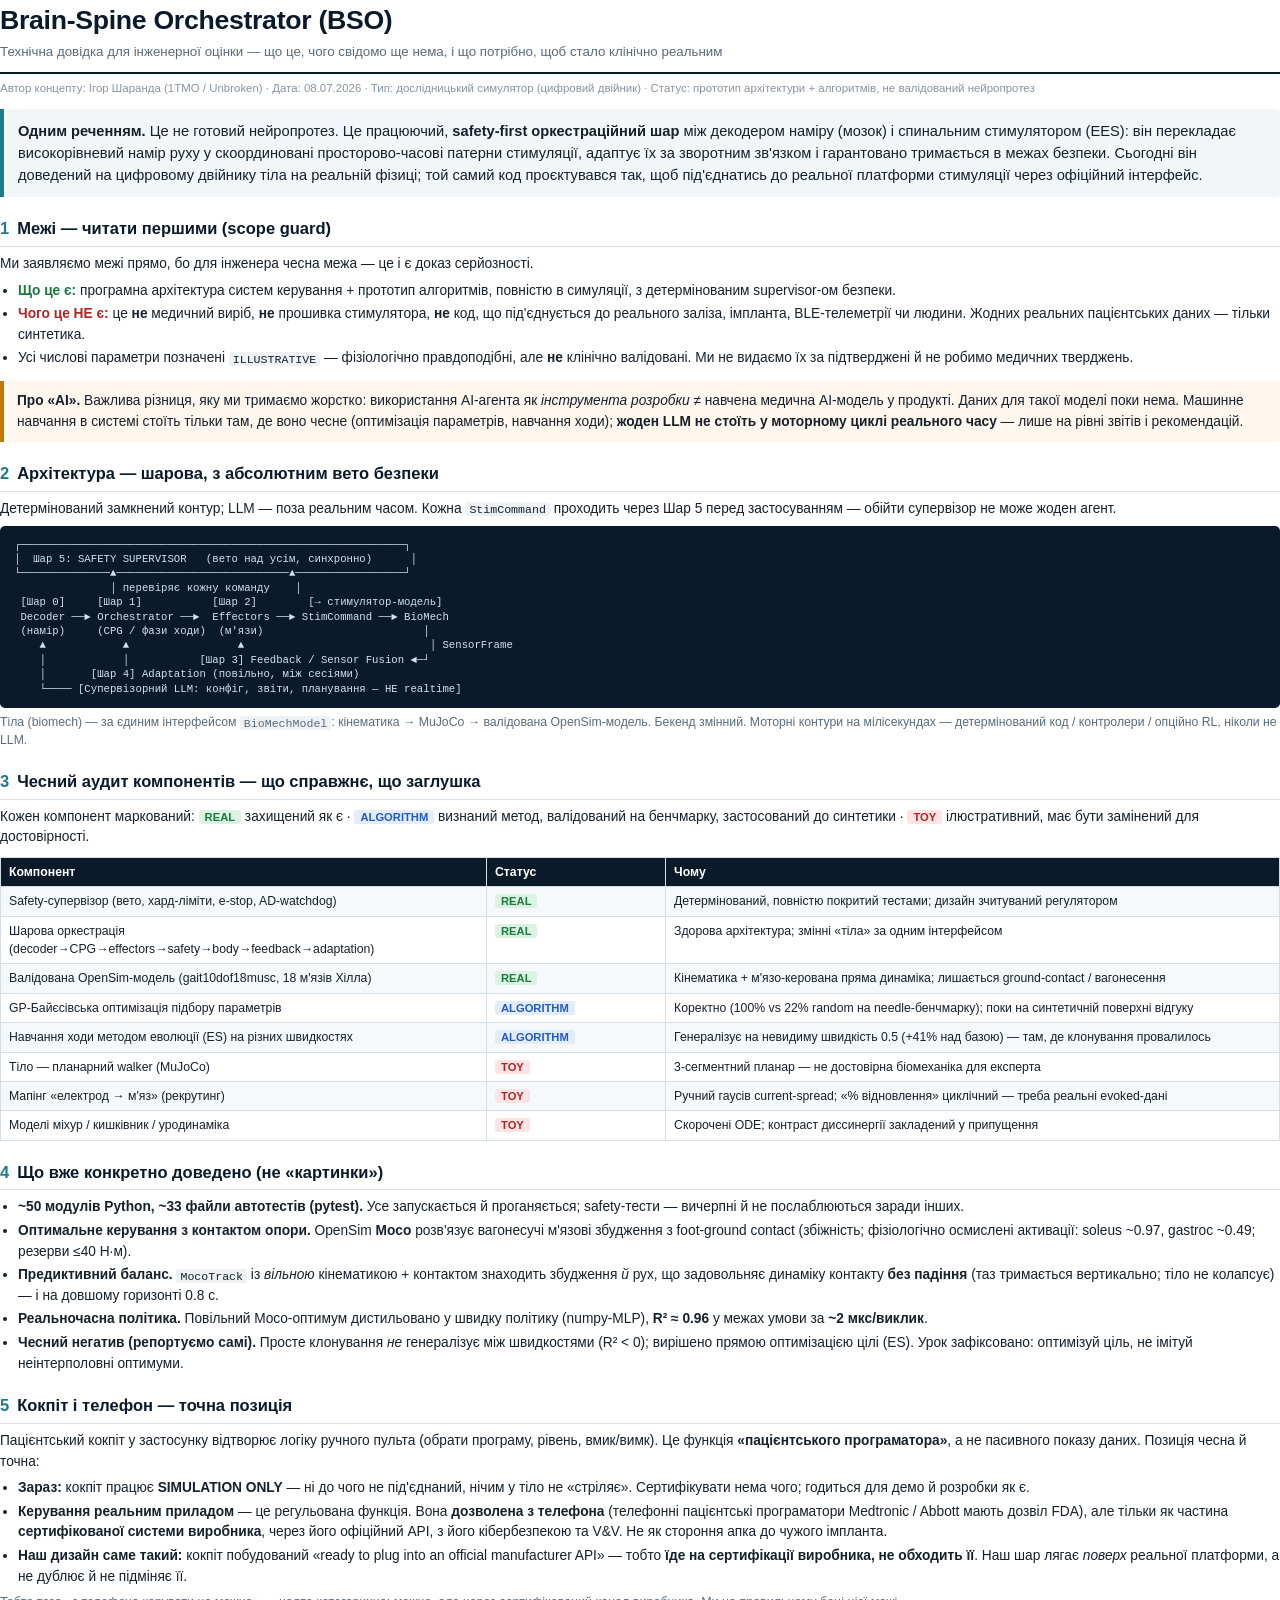
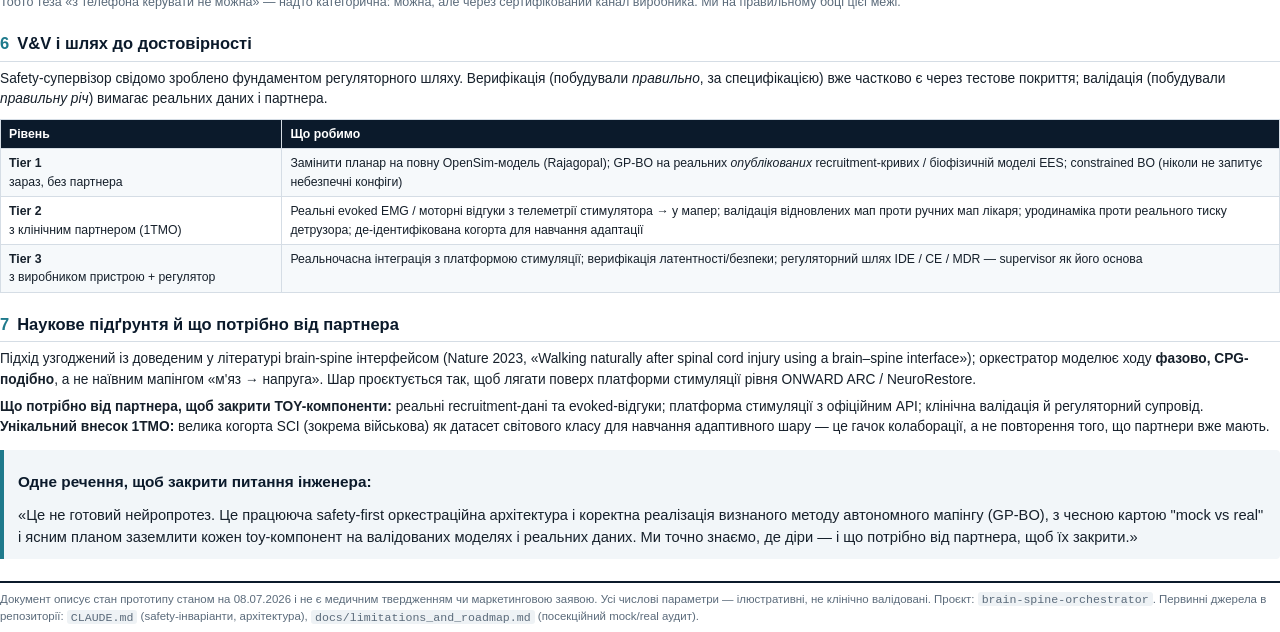
<file: docs/BSO_hramota_CTO_2026-07-08.html>
<!doctype html>
<html lang="uk">
<head>
<meta charset="utf-8">
<title>BSO — технічна довідка</title>
<style>
  @page { size: A4; margin: 18mm 16mm 16mm 16mm; }
  * { box-sizing: border-box; }
  html { -webkit-print-color-adjust: exact; print-color-adjust: exact; }
  body {
    font-family: "Arial", "Helvetica Neue", sans-serif;
    color: #16202b; font-size: 10.3pt; line-height: 1.5; margin: 0;
  }
  h1 { font-size: 20pt; margin: 0 0 2px; color: #0b1a2b; letter-spacing: -0.3px; }
  .sub { color: #5b6b7b; font-size: 10pt; margin: 0 0 4px; }
  .meta { color: #8794a2; font-size: 8.6pt; border-top: 2px solid #0b1a2b; padding-top: 6px; margin-top: 10px; }
  h2 {
    font-size: 12.4pt; color: #0b1a2b; margin: 20px 0 7px;
    padding-bottom: 4px; border-bottom: 1px solid #d5dde5;
  }
  h2 .n { color: #1f7a8c; font-weight: 700; margin-right: 8px; }
  h3 { font-size: 10.6pt; margin: 12px 0 3px; color: #22303f; }
  p { margin: 6px 0; }
  ul { margin: 6px 0; padding-left: 18px; }
  li { margin: 3px 0; }
  .lead {
    background: #f2f6f9; border-left: 4px solid #1f7a8c;
    padding: 11px 14px; margin: 12px 0; font-size: 11pt; border-radius: 0 4px 4px 0;
  }
  .warn {
    background: #fff7ed; border-left: 4px solid #c2790a; padding: 10px 13px;
    margin: 12px 0; border-radius: 0 4px 4px 0;
  }
  table { border-collapse: collapse; width: 100%; margin: 9px 0; font-size: 9.2pt; }
  th, td { border: 1px solid #d5dde5; padding: 5px 8px; text-align: left; vertical-align: top; }
  th { background: #0b1a2b; color: #fff; font-weight: 600; }
  tr:nth-child(even) td { background: #f6f9fb; }
  .tag { font-weight: 700; font-size: 8.4pt; padding: 1px 6px; border-radius: 3px; white-space: nowrap; }
  .real { background: #dcf3e4; color: #1a7a3e; }
  .toy  { background: #fde4e4; color: #b02525; }
  .algo { background: #e2ecfb; color: #235bbf; }
  code { font-family: "SF Mono", Menlo, monospace; font-size: 8.7pt; background: #eef2f5; padding: 0.5px 4px; border-radius: 3px; }
  .arch { font-family: "SF Mono", Menlo, monospace; font-size: 8pt; background: #0b1a2b; color: #cfe3ee;
          padding: 12px 14px; border-radius: 5px; white-space: pre; line-height: 1.35; overflow-x: auto; }
  .foot { margin-top: 22px; border-top: 2px solid #0b1a2b; padding-top: 8px; font-size: 8.6pt; color: #5b6b7b; }
  .kick { font-size: 11.5pt; font-weight: 700; color: #0b1a2b; margin: 10px 0; }
  .avoid { color: #b02525; font-weight: 600; }
  .ok { color: #1a7a3e; font-weight: 600; }
  .nobreak { page-break-inside: avoid; }
</style>
</head>
<body>

<h1>Brain-Spine Orchestrator (BSO)</h1>
<p class="sub">Технічна довідка для інженерної оцінки — що це, чого свідомо ще нема, і що потрібно, щоб стало клінічно реальним</p>
<p class="meta">Автор концепту: Ігор Шаранда (1ТМО / Unbroken) · Дата: 08.07.2026 · Тип: дослідницький симулятор (цифровий двійник) · Статус: прототип архітектури + алгоритмів, не валідований нейропротез</p>

<div class="lead">
<b>Одним реченням.</b> Це не готовий нейропротез. Це працюючий, <b>safety-first оркестраційний шар</b> між декодером наміру (мозок) і спинальним стимулятором (EES): він перекладає високорівневий намір руху у скоординовані просторово-часові патерни стимуляції, адаптує їх за зворотним зв'язком і гарантовано тримається в межах безпеки. Сьогодні він доведений на цифровому двійнику тіла на реальній фізиці; той самий код проєктувався так, щоб під'єднатись до реальної платформи стимуляції через офіційний інтерфейс.
</div>

<h2><span class="n">1</span>Межі — читати першими (scope guard)</h2>
<p>Ми заявляємо межі прямо, бо для інженера чесна межа — це і є доказ серйозності.</p>
<ul>
  <li><span class="ok">Що це є:</span> програмна архітектура систем керування + прототип алгоритмів, повністю в симуляції, з детермінованим supervisor-ом безпеки.</li>
  <li><span class="avoid">Чого це НЕ є:</span> це <b>не</b> медичний виріб, <b>не</b> прошивка стимулятора, <b>не</b> код, що під'єднується до реального заліза, імпланта, BLE-телеметрії чи людини. Жодних реальних пацієнтських даних — тільки синтетика.</li>
  <li>Усі числові параметри позначені <code>ILLUSTRATIVE</code> — фізіологічно правдоподібні, але <b>не</b> клінічно валідовані. Ми не видаємо їх за підтверджені й не робимо медичних тверджень.</li>
</ul>
<div class="warn">
<b>Про «AI».</b> Важлива різниця, яку ми тримаємо жорстко: використання AI-агента як <i>інструмента розробки</i> ≠ навчена медична AI-модель у продукті. Даних для такої моделі поки нема. Машинне навчання в системі стоїть тільки там, де воно чесне (оптимізація параметрів, навчання ходи); <b>жоден LLM не стоїть у моторному циклі реального часу</b> — лише на рівні звітів і рекомендацій.
</div>

<h2><span class="n">2</span>Архітектура — шарова, з абсолютним вето безпеки</h2>
<p>Детермінований замкнений контур; LLM — поза реальним часом. Кожна <code>StimCommand</code> проходить через Шар 5 перед застосуванням — обійти супервізор не може жоден агент.</p>
<div class="arch">┌────────────────────────────────────────────────────────────┐
│  Шар 5: SAFETY SUPERVISOR   (вето над усім, синхронно)      │
└──────────────▲───────────────────────────▲─────────────────┘
               │ перевіряє кожну команду    │
 [Шар 0]     [Шар 1]           [Шар 2]        [→ стимулятор-модель]
 Decoder ──► Orchestrator ──►  Effectors ──► StimCommand ──► BioMech
 (намір)     (CPG / фази ходи)  (м'язи)                         │
    ▲            ▲                 ▲                             │ SensorFrame
    │            │           [Шар 3] Feedback / Sensor Fusion ◄─┘
    │       [Шар 4] Adaptation (повільно, між сесіями)
    └──── [Супервізорний LLM: конфіг, звіти, планування — НЕ realtime]</div>
<p style="font-size:9.2pt;color:#5b6b7b;margin-top:5px;">Тіла (biomech) — за єдиним інтерфейсом <code>BioMechModel</code>: кінематика → MuJoCo → валідована OpenSim-модель. Бекенд змінний. Моторні контури на мілісекундах — детермінований код / контролери / опційно RL, ніколи не LLM.</p>

<h2><span class="n">3</span>Чесний аудит компонентів — що справжнє, що заглушка</h2>
<p>Кожен компонент маркований: <span class="tag real">REAL</span> захищений як є · <span class="tag algo">ALGORITHM</span> визнаний метод, валідований на бенчмарку, застосований до синтетики · <span class="tag toy">TOY</span> ілюстративний, має бути замінений для достовірності.</p>
<table class="nobreak">
  <tr><th style="width:38%">Компонент</th><th style="width:14%">Статус</th><th>Чому</th></tr>
  <tr><td>Safety-супервізор (вето, хард-ліміти, e-stop, AD-watchdog)</td><td><span class="tag real">REAL</span></td><td>Детермінований, повністю покритий тестами; дизайн зчитуваний регулятором</td></tr>
  <tr><td>Шарова оркестрація (decoder→CPG→effectors→safety→body→feedback→adaptation)</td><td><span class="tag real">REAL</span></td><td>Здорова архітектура; змінні «тіла» за одним інтерфейсом</td></tr>
  <tr><td>Валідована OpenSim-модель (gait10dof18musc, 18 м'язів Хілла)</td><td><span class="tag real">REAL</span></td><td>Кінематика + м'язо-керована пряма динаміка; лишається ground-contact / вагонесення</td></tr>
  <tr><td>GP-Байєсівська оптимізація підбору параметрів</td><td><span class="tag algo">ALGORITHM</span></td><td>Коректно (100% vs 22% random на needle-бенчмарку); поки на синтетичній поверхні відгуку</td></tr>
  <tr><td>Навчання ходи методом еволюції (ES) на різних швидкостях</td><td><span class="tag algo">ALGORITHM</span></td><td>Генералізує на невидиму швидкість 0.5 (+41% над базою) — там, де клонування провалилось</td></tr>
  <tr><td>Тіло — планарний walker (MuJoCo)</td><td><span class="tag toy">TOY</span></td><td>3-сегментний планар — не достовірна біомеханіка для експерта</td></tr>
  <tr><td>Мапінг «електрод → м'яз» (рекрутинг)</td><td><span class="tag toy">TOY</span></td><td>Ручний гаусів current-spread; «% відновлення» циклічний — треба реальні evoked-дані</td></tr>
  <tr><td>Моделі міхур / кишківник / уродинаміка</td><td><span class="tag toy">TOY</span></td><td>Скорочені ODE; контраст диссинергії закладений у припущення</td></tr>
</table>

<h2><span class="n">4</span>Що вже конкретно доведено (не «картинки»)</h2>
<ul>
  <li><b>~50 модулів Python, ~33 файли автотестів (pytest).</b> Усе запускається й проганяється; safety-тести — вичерпні й не послаблюються заради інших.</li>
  <li><b>Оптимальне керування з контактом опори.</b> OpenSim <b>Moco</b> розв'язує вагонесучі м'язові збудження з foot-ground contact (збіжність; фізіологічно осмислені активації: soleus ~0.97, gastroc ~0.49; резерви ≤40 Н·м).</li>
  <li><b>Предиктивний баланс.</b> <code>MocoTrack</code> із <i>вільною</i> кінематикою + контактом знаходить збудження <i>й</i> рух, що задовольняє динаміку контакту <b>без падіння</b> (таз тримається вертикально; тіло не колапсує) — і на довшому горизонті 0.8 с.</li>
  <li><b>Реальночасна політика.</b> Повільний Moco-оптимум дистильовано у швидку політику (numpy-MLP), <b>R² ≈ 0.96</b> у межах умови за <b>~2 мкс/виклик</b>.</li>
  <li><b>Чесний негатив (репортуємо самі).</b> Просте клонування <i>не</i> генералізує між швидкостями (R² &lt; 0); вирішено прямою оптимізацією цілі (ES). Урок зафіксовано: оптимізуй ціль, не імітуй неінтерполовні оптимуми.</li>
</ul>

<h2><span class="n">5</span>Кокпіт і телефон — точна позиція</h2>
<p>Пацієнтський кокпіт у застосунку відтворює логіку ручного пульта (обрати програму, рівень, вмик/вимк). Це функція <b>«пацієнтського програматора»</b>, а не пасивного показу даних. Позиція чесна й точна:</p>
<ul>
  <li><b>Зараз:</b> кокпіт працює <b>SIMULATION ONLY</b> — ні до чого не під'єднаний, нічим у тіло не «стріляє». Сертифікувати нема чого; годиться для демо й розробки як є.</li>
  <li><b>Керування реальним приладом</b> — це регульована функція. Вона <b>дозволена з телефона</b> (телефонні пацієнтські програматори Medtronic / Abbott мають дозвіл FDA), але тільки як частина <b>сертифікованої системи виробника</b>, через його офіційний API, з його кібербезпекою та V&amp;V. Не як стороння апка до чужого імпланта.</li>
  <li><b>Наш дизайн саме такий:</b> кокпіт побудований «ready to plug into an official manufacturer API» — тобто <b>їде на сертифікації виробника, не обходить її</b>. Наш шар лягає <i>поверх</i> реальної платформи, а не дублює й не підміняє її.</li>
</ul>
<p style="font-size:9.4pt;color:#5b6b7b;">Тобто теза «з телефона керувати не можна» — надто категорична: можна, але через сертифікований канал виробника. Ми на правильному боці цієї межі.</p>

<h2><span class="n">6</span>V&amp;V і шлях до достовірності</h2>
<p>Safety-супервізор свідомо зроблено фундаментом регуляторного шляху. Верифікація (побудували <i>правильно</i>, за специфікацією) вже частково є через тестове покриття; валідація (побудували <i>правильну річ</i>) вимагає реальних даних і партнера.</p>
<table class="nobreak">
  <tr><th style="width:22%">Рівень</th><th>Що робимо</th></tr>
  <tr><td><b>Tier 1</b><br>зараз, без партнера</td><td>Замінити планар на повну OpenSim-модель (Rajagopal); GP-BO на реальних <i>опублікованих</i> recruitment-кривих / біофізичній моделі EES; constrained BO (ніколи не запитує небезпечні конфіги)</td></tr>
  <tr><td><b>Tier 2</b><br>з клінічним партнером (1ТМО)</td><td>Реальні evoked EMG / моторні відгуки з телеметрії стимулятора → у мапер; валідація відновлених мап проти ручних мап лікаря; уродинаміка проти реального тиску детрузора; де-ідентифікована когорта для навчання адаптації</td></tr>
  <tr><td><b>Tier 3</b><br>з виробником пристрою + регулятор</td><td>Реальночасна інтеграція з платформою стимуляції; верифікація латентності/безпеки; регуляторний шлях IDE / CE / MDR — supervisor як його основа</td></tr>
</table>

<h2><span class="n">7</span>Наукове підґрунтя й що потрібно від партнера</h2>
<p>Підхід узгоджений із доведеним у літературі brain-spine інтерфейсом (Nature 2023, «Walking naturally after spinal cord injury using a brain–spine interface»); оркестратор моделює ходу <b>фазово, CPG-подібно</b>, а не наївним мапінгом «м'яз → напруга». Шар проєктується так, щоб лягати поверх платформи стимуляції рівня ONWARD ARC / NeuroRestore.</p>
<p><b>Що потрібно від партнера, щоб закрити TOY-компоненти:</b> реальні recruitment-дані та evoked-відгуки; платформа стимуляції з офіційним API; клінічна валідація й регуляторний супровід. <b>Унікальний внесок 1ТМО:</b> велика когорта SCI (зокрема військова) як датасет світового класу для навчання адаптивного шару — це гачок колаборації, а не повторення того, що партнери вже мають.</p>

<div class="lead nobreak">
<p class="kick">Одне речення, щоб закрити питання інженера:</p>
«Це не готовий нейропротез. Це працююча safety-first оркестраційна архітектура і коректна реалізація визнаного методу автономного мапінгу (GP-BO), з чесною картою "mock vs real" і ясним планом заземлити кожен toy-компонент на валідованих моделях і реальних даних. Ми точно знаємо, де діри — і що потрібно від партнера, щоб їх закрити.»
</div>

<p class="foot">Документ описує стан прототипу станом на 08.07.2026 і не є медичним твердженням чи маркетинговою заявою. Усі числові параметри — ілюстративні, не клінічно валідовані. Проєкт: <code>brain-spine-orchestrator</code>. Первинні джерела в репозиторії: <code>CLAUDE.md</code> (safety-інваріанти, архітектура), <code>docs/limitations_and_roadmap.md</code> (посекційний mock/real аудит).</p>

</body>
</html>
</file>
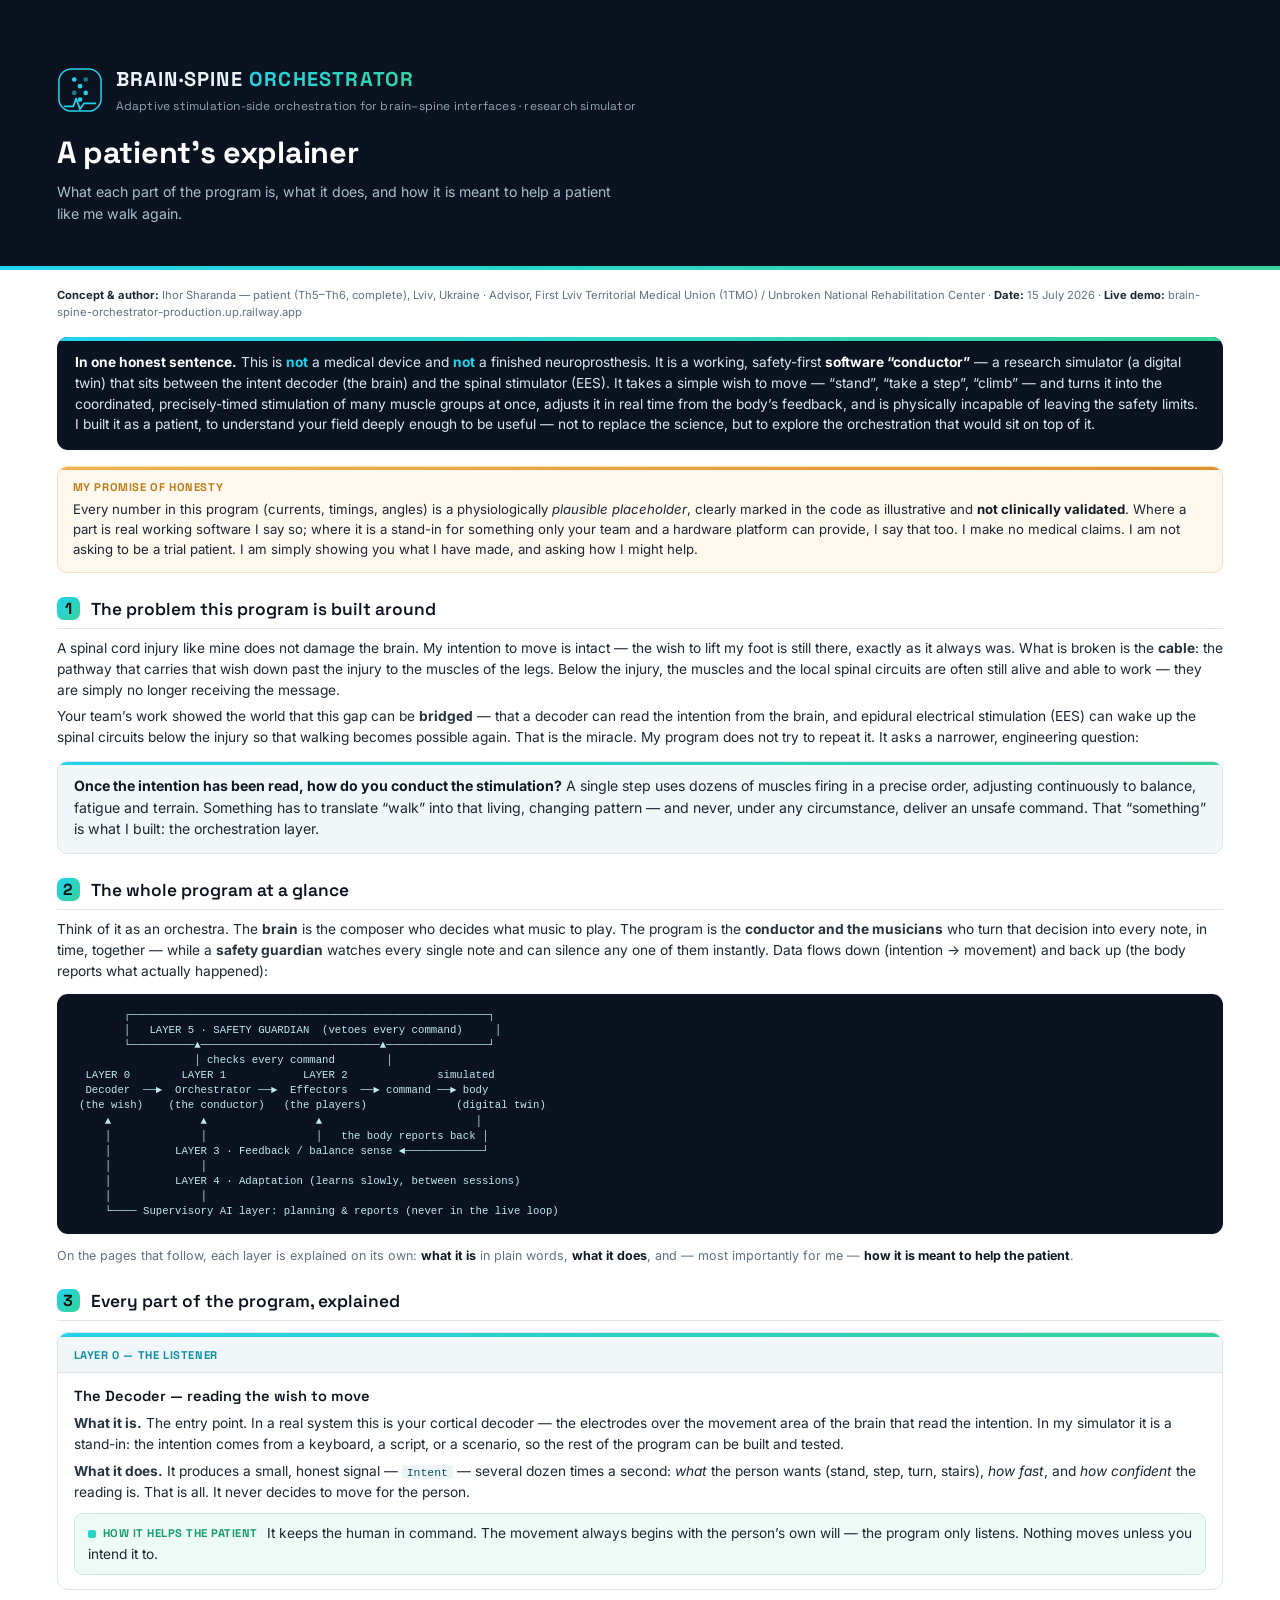
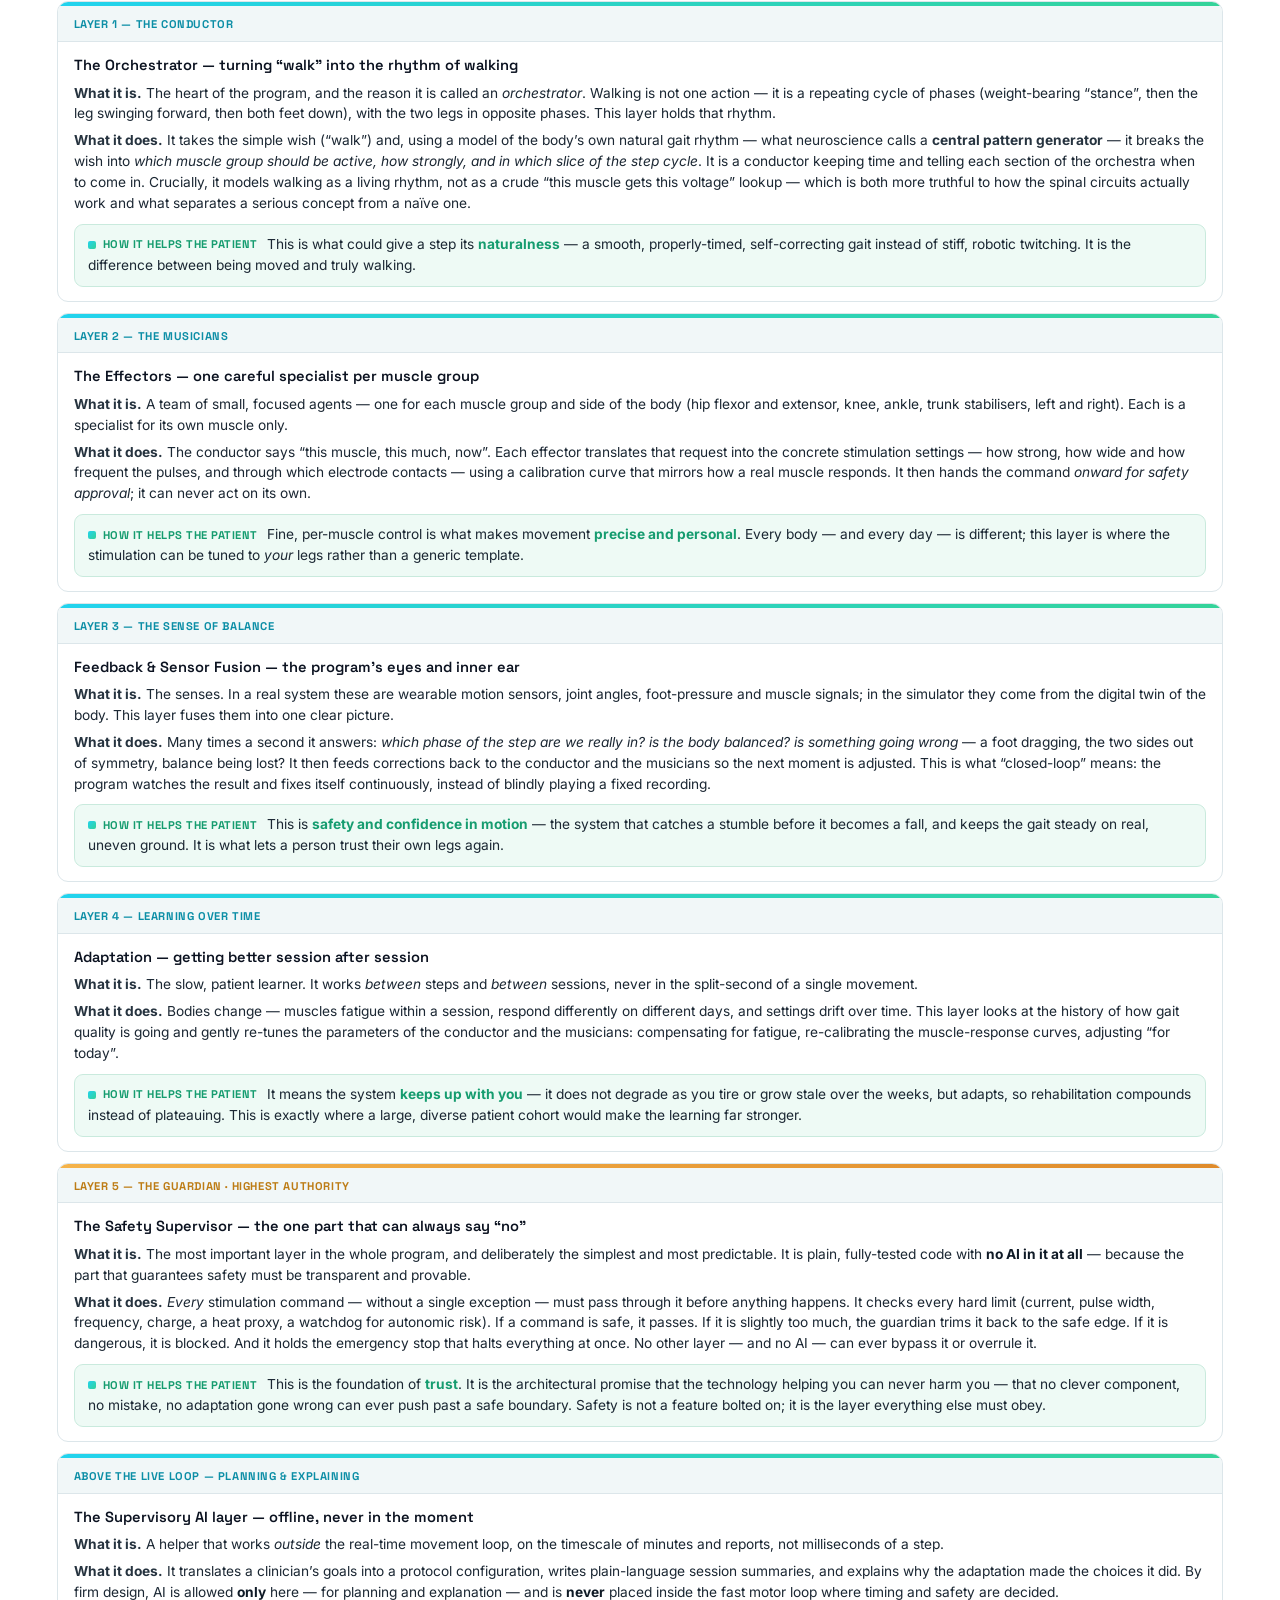
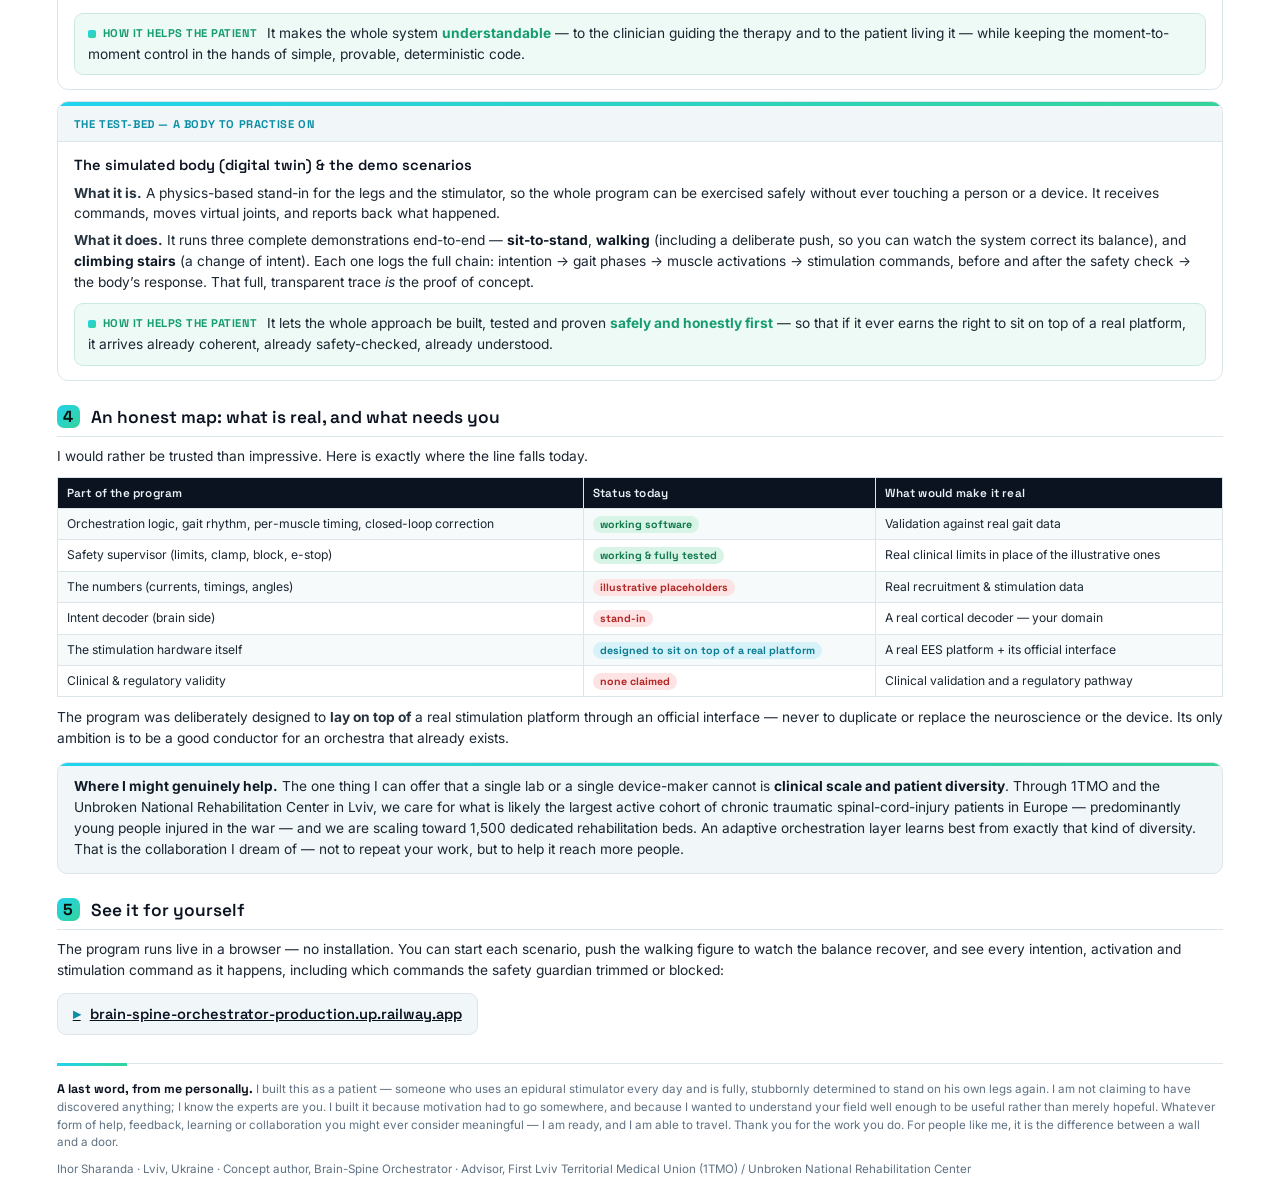
<file: docs/BSO_patient_explainer_NeuroRestore_2026-07-15.html>
<!doctype html>
<html lang="en">
<head>
<meta charset="utf-8">
<title>Brain-Spine Orchestrator — a patient's explainer</title>
<link rel="preconnect" href="https://fonts.googleapis.com">
<link rel="preconnect" href="https://fonts.gstatic.com" crossorigin>
<link href="https://fonts.googleapis.com/css2?family=Inter:wght@400;500;600;700&family=Space+Grotesk:wght@500;600;700&display=swap" rel="stylesheet">
<style>
  @page { size: A4; margin: 15mm 0 14mm 0; }
  @page :first { margin-top: 0; }
  * { box-sizing: border-box; }
  html { -webkit-print-color-adjust: exact; print-color-adjust: exact; }
  :root{
    --ink:#0b1220; --ink2:#0c1320; --navy:#111c30;
    --cyan:#22d3ee; --teal:#0c8ea6; --emerald:#34d399; --emerald-deep:#159c6f;
    --amber:#f5b34a; --amber-deep:#bd7c15;
    --paper:#ffffff; --mist:#f1f7f8; --line:#dce6ea; --body:#1b2733; --mut:#5f7182;
    --grad: linear-gradient(135deg,#22d3ee,#34d399);
    --grad-b: linear-gradient(135deg,#56b6ff,#22d3ee);
  }
  body{ font-family:"Inter","Arial",sans-serif; color:var(--body); font-size:10.3pt; line-height:1.52; margin:0; }
  .wrap{ padding:0 15mm; }
  h1,h2,h3,.wordmark,.role,.num,.help .lbl,.note .lbl,.badge{ font-family:"Space Grotesk","Arial",sans-serif; }

  /* ---------- header band ---------- */
  .band{ background:var(--ink); color:#eaf3f7; padding:17mm 15mm 12mm; position:relative; }
  .band::after{ content:""; position:absolute; left:0; right:0; bottom:0; height:4px; background:var(--grad); }
  .brandrow{ display:flex; align-items:center; gap:13px; margin-bottom:15px; }
  .wordmark{ font-size:15pt; font-weight:700; letter-spacing:1.2px; }
  .wordmark .g{ background:var(--grad); -webkit-background-clip:text; background-clip:text; -webkit-text-fill-color:transparent; }
  .tagline{ color:#8fa6b5; font-size:9pt; letter-spacing:.2px; margin-top:2px; font-family:"Space Grotesk",sans-serif; }
  .band h1{ font-size:23pt; margin:0 0 5px; color:#fff; letter-spacing:-.3px; font-weight:700; }
  .band .sub{ color:#a9c0cd; font-size:10.6pt; margin:0; max-width:150mm; }

  .meta{ color:var(--mut); font-size:8.4pt; padding:8px 0 0; margin:9px 0 2px; }
  .meta b{ color:var(--body); }

  h2{ display:flex; align-items:center; gap:11px; font-size:13pt; color:var(--ink); margin:23px 0 9px;
      padding-bottom:6px; border-bottom:1px solid var(--line); font-weight:600; }
  .num{ flex:none; width:23px; height:23px; border-radius:7px; background:var(--grad); color:#04110d;
        font-size:12pt; font-weight:700; display:grid; place-items:center; }
  h3{ font-size:11pt; margin:0 0 4px; color:var(--ink); font-weight:600; }
  p{ margin:6px 0; }
  ul{ margin:6px 0; padding-left:18px; } li{ margin:3px 0; }
  .lab{ font-weight:700; color:#26333f; }
  b{ color:#0f1a26; }

  /* ---------- hero statement (dark, branded) ---------- */
  .hero{ background:var(--ink2); color:#d7e7ee; border-radius:11px; padding:15px 18px; margin:16px 0;
         position:relative; overflow:hidden; }
  .hero::before{ content:""; position:absolute; top:0; left:0; right:0; height:4px; background:var(--grad); }
  .hero b{ color:#fff; } .hero .c{ color:var(--cyan); font-weight:700; }

  /* ---------- honesty note ---------- */
  .note{ background:#fff8ee; border:1px solid #f1ddbb; border-radius:10px; padding:12px 15px; margin:14px 0; overflow:hidden; position:relative; font-size:9.9pt; }
  .note::before{ content:""; position:absolute; top:0; left:0; right:0; height:3px; background:linear-gradient(135deg,#f5b34a,#e0902f); }
  .note .lbl{ display:block; font-size:8.4pt; font-weight:700; letter-spacing:.6px; text-transform:uppercase; color:var(--amber-deep); margin-bottom:3px; }

  /* ---------- callout (light branded, no left border) ---------- */
  .call{ background:var(--mist); border:1px solid var(--line); border-radius:10px; padding:13px 16px; margin:13px 0; position:relative; overflow:hidden; }
  .call::before{ content:""; position:absolute; top:0; left:0; right:0; height:3px; background:var(--grad); }
  .call.big{ font-size:10.6pt; }

  /* ---------- layer cards ---------- */
  .card{ border:1px solid var(--line); border-radius:11px; margin:11px 0; overflow:hidden; page-break-inside:avoid; }
  .accbar{ height:4px; background:var(--grad); }
  .accbar.amber{ background:linear-gradient(135deg,#f5b34a,#df8b2b); }
  .ch{ background:var(--mist); border-bottom:1px solid var(--line); padding:7px 16px; }
  .role{ font-size:8.4pt; font-weight:700; letter-spacing:.6px; text-transform:uppercase; color:var(--teal); }
  .role.amber{ color:var(--amber-deep); }
  .cb{ padding:12px 16px 14px; }

  .help{ background:#eefaf5; border:1px solid #c9eadd; border-radius:9px; padding:9px 13px 10px; margin-top:10px; }
  .help .lbl{ font-size:8.4pt; font-weight:700; letter-spacing:.5px; text-transform:uppercase; color:var(--emerald-deep); display:inline-flex; align-items:center; gap:7px; margin-right:5px; }
  .help .lbl::before{ content:""; width:8px; height:8px; border-radius:2px; background:var(--grad); display:inline-block; }
  .help b{ color:var(--emerald-deep); }

  /* ---------- architecture diagram ---------- */
  .archwrap{ border-radius:11px; overflow:hidden; margin:12px 0; }
  .arch{ font-family:"SF Mono",Menlo,monospace; font-size:8pt; background:var(--ink); color:#bfe9f0;
         padding:14px 16px; white-space:pre; line-height:1.42; margin:0; }
  .cap{ font-size:9.4pt; color:var(--mut); margin:8px 0 0; }

  /* ---------- table ---------- */
  table{ border-collapse:collapse; width:100%; margin:10px 0; font-size:9.1pt; }
  th,td{ border:1px solid var(--line); padding:6px 9px; text-align:left; vertical-align:top; }
  th{ background:var(--ink); color:#eaf3f7; font-weight:600; font-family:"Space Grotesk",sans-serif; font-size:8.8pt; letter-spacing:.2px; }
  tr:nth-child(even) td{ background:#f6fafb; }
  .tag{ font-weight:700; font-size:8pt; padding:2px 7px; border-radius:20px; white-space:nowrap; font-family:"Space Grotesk",sans-serif; }
  .real{ background:#d8f4e6; color:#137a4c; }
  .toy{ background:#fde3e3; color:#b32626; }
  .algo{ background:#d7f2f8; color:#0c7d92; }

  code{ font-family:"SF Mono",Menlo,monospace; font-size:8.6pt; background:#eef4f6; padding:.5px 5px; border-radius:4px; color:#0c5566; }
  a{ color:var(--teal); font-weight:600; }
  .demo{ display:inline-block; font-family:"Space Grotesk",sans-serif; font-size:11pt; font-weight:600;
         color:var(--ink); background:var(--mist); border:1px solid var(--line); border-radius:9px;
         padding:9px 15px; margin:6px 0; position:relative; }
  .demo::before{ content:"▸"; color:var(--teal); margin-right:9px; }

  .foot{ margin:22px 0 0; padding-top:12px; border-top:1px solid var(--line); position:relative; font-size:8.7pt; color:var(--mut); }
  .foot::before{ content:""; position:absolute; top:-1px; left:0; width:70px; height:3px; background:var(--grad); }
  .foot .k{ font-family:"Space Grotesk",sans-serif; color:var(--ink); font-weight:700; font-size:9.4pt; }
  .nobreak{ page-break-inside:avoid; }
</style>
</head>
<body>

<div class="band">
  <div class="brandrow">
    <svg width="46" height="46" viewBox="0 0 48 48" fill="none" aria-label="BSO logo">
      <defs><linearGradient id="lg" x1="0" y1="0" x2="48" y2="48">
        <stop offset="0" stop-color="#22d3ee"/><stop offset="1" stop-color="#34d399"/></linearGradient></defs>
      <rect x="2" y="2" width="44" height="44" rx="13" fill="#0c1320" stroke="url(#lg)" stroke-width="1.6"/>
      <circle cx="18" cy="13" r="2.4" fill="url(#lg)"/><circle cx="30" cy="13" r="2.4" fill="url(#lg)" opacity=".55"/>
      <circle cx="24" cy="20" r="2.4" fill="url(#lg)"/>
      <circle cx="18" cy="27" r="2.4" fill="url(#lg)" opacity=".55"/><circle cx="30" cy="27" r="2.4" fill="url(#lg)"/>
      <circle cx="24" cy="34" r="2.4" fill="url(#lg)"/>
      <path d="M8 41 H17 L20 33 L24 44 L28 38 H40" stroke="url(#lg)" stroke-width="1.8" fill="none" stroke-linejoin="round" stroke-linecap="round"/>
    </svg>
    <div>
      <div class="wordmark">BRAIN·SPINE <span class="g">ORCHESTRATOR</span></div>
      <div class="tagline">Adaptive stimulation-side orchestration for brain–spine interfaces · research simulator</div>
    </div>
  </div>
  <h1>A patient's explainer</h1>
  <p class="sub">What each part of the program is, what it does, and how it is meant to help a patient like me walk again.</p>
</div>

<div class="wrap">
<p class="meta"><b>Concept &amp; author:</b> Ihor Sharanda — patient (Th5–Th6, complete), Lviv, Ukraine · Advisor, First Lviv Territorial Medical Union (1TMO) / Unbroken National Rehabilitation Center · <b>Date:</b> 15 July 2026 · <b>Live demo:</b> brain-spine-orchestrator-production.up.railway.app</p>

<div class="hero">
<b>In one honest sentence.</b> This is <span class="c">not</span> a medical device and <span class="c">not</span> a finished neuroprosthesis. It is a working, safety-first <b>software “conductor”</b> — a research simulator (a digital twin) that sits between the intent decoder (the brain) and the spinal stimulator (EES). It takes a simple wish to move — “stand”, “take a step”, “climb” — and turns it into the coordinated, precisely-timed stimulation of many muscle groups at once, adjusts it in real time from the body’s feedback, and is physically incapable of leaving the safety limits. I built it as a patient, to understand your field deeply enough to be useful — not to replace the science, but to explore the orchestration that would sit on top of it.
</div>

<div class="note">
<span class="lbl">My promise of honesty</span>
Every number in this program (currents, timings, angles) is a physiologically <i>plausible placeholder</i>, clearly marked in the code as illustrative and <b>not clinically validated</b>. Where a part is real working software I say so; where it is a stand-in for something only your team and a hardware platform can provide, I say that too. I make no medical claims. I am not asking to be a trial patient. I am simply showing you what I have made, and asking how I might help.
</div>

<h2><span class="num">1</span>The problem this program is built around</h2>
<p>A spinal cord injury like mine does not damage the brain. My intention to move is intact — the wish to lift my foot is still there, exactly as it always was. What is broken is the <span class="lab">cable</span>: the pathway that carries that wish down past the injury to the muscles of the legs. Below the injury, the muscles and the local spinal circuits are often still alive and able to work — they are simply no longer receiving the message.</p>
<p>Your team’s work showed the world that this gap can be <span class="lab">bridged</span> — that a decoder can read the intention from the brain, and epidural electrical stimulation (EES) can wake up the spinal circuits below the injury so that walking becomes possible again. That is the miracle. My program does not try to repeat it. It asks a narrower, engineering question:</p>
<div class="call big">
<b>Once the intention has been read, how do you conduct the stimulation?</b> A single step uses dozens of muscles firing in a precise order, adjusting continuously to balance, fatigue and terrain. Something has to translate “walk” into that living, changing pattern — and never, under any circumstance, deliver an unsafe command. That “something” is what I built: the orchestration layer.</div>

<h2><span class="num">2</span>The whole program at a glance</h2>
<p>Think of it as an orchestra. The <span class="lab">brain</span> is the composer who decides what music to play. The program is the <span class="lab">conductor and the musicians</span> who turn that decision into every note, in time, together — while a <span class="lab">safety guardian</span> watches every single note and can silence any one of them instantly. Data flows down (intention → movement) and back up (the body reports what actually happened):</p>

<div class="archwrap"><pre class="arch">        ┌────────────────────────────────────────────────────────┐
        │   LAYER 5 · SAFETY GUARDIAN  (vetoes every command)     │
        └──────────▲────────────────────────────▲────────────────┘
                   │ checks every command        │
  LAYER 0        LAYER 1            LAYER 2              simulated
  Decoder  ──►  Orchestrator ──►  Effectors  ──► command ──► body
 (the wish)    (the conductor)   (the players)              (digital twin)
     ▲              ▲                 ▲                        │
     │              │                 │   the body reports back │
     │          LAYER 3 · Feedback / balance sense ◄────────────┘
     │              │
     │          LAYER 4 · Adaptation (learns slowly, between sessions)
     │              │
     └──── Supervisory AI layer: planning &amp; reports (never in the live loop)</pre></div>
<p class="cap">On the pages that follow, each layer is explained on its own: <b>what it is</b> in plain words, <b>what it does</b>, and — most importantly for me — <b>how it is meant to help the patient</b>.</p>

<h2><span class="num">3</span>Every part of the program, explained</h2>

<div class="card">
<div class="accbar"></div>
<div class="ch"><span class="role">Layer 0 — the listener</span></div>
<div class="cb">
<h3>The Decoder — reading the wish to move</h3>
<p><span class="lab">What it is.</span> The entry point. In a real system this is your cortical decoder — the electrodes over the movement area of the brain that read the intention. In my simulator it is a stand-in: the intention comes from a keyboard, a script, or a scenario, so the rest of the program can be built and tested.</p>
<p><span class="lab">What it does.</span> It produces a small, honest signal — <code>Intent</code> — several dozen times a second: <i>what</i> the person wants (stand, step, turn, stairs), <i>how fast</i>, and <i>how confident</i> the reading is. That is all. It never decides to move for the person.</p>
<div class="help"><span class="lbl">How it helps the patient</span> It keeps the human in command. The movement always begins with the person’s own will — the program only listens. Nothing moves unless you intend it to.</div>
</div></div>

<div class="card">
<div class="accbar"></div>
<div class="ch"><span class="role">Layer 1 — the conductor</span></div>
<div class="cb">
<h3>The Orchestrator — turning “walk” into the rhythm of walking</h3>
<p><span class="lab">What it is.</span> The heart of the program, and the reason it is called an <i>orchestrator</i>. Walking is not one action — it is a repeating cycle of phases (weight-bearing “stance”, then the leg swinging forward, then both feet down), with the two legs in opposite phases. This layer holds that rhythm.</p>
<p><span class="lab">What it does.</span> It takes the simple wish (“walk”) and, using a model of the body’s own natural gait rhythm — what neuroscience calls a <span class="lab">central pattern generator</span> — it breaks the wish into <i>which muscle group should be active, how strongly, and in which slice of the step cycle</i>. It is a conductor keeping time and telling each section of the orchestra when to come in. Crucially, it models walking as a living rhythm, not as a crude “this muscle gets this voltage” lookup — which is both more truthful to how the spinal circuits actually work and what separates a serious concept from a naïve one.</p>
<div class="help"><span class="lbl">How it helps the patient</span> This is what could give a step its <b>naturalness</b> — a smooth, properly-timed, self-correcting gait instead of stiff, robotic twitching. It is the difference between being moved and truly walking.</div>
</div></div>

<div class="card">
<div class="accbar"></div>
<div class="ch"><span class="role">Layer 2 — the musicians</span></div>
<div class="cb">
<h3>The Effectors — one careful specialist per muscle group</h3>
<p><span class="lab">What it is.</span> A team of small, focused agents — one for each muscle group and side of the body (hip flexor and extensor, knee, ankle, trunk stabilisers, left and right). Each is a specialist for its own muscle only.</p>
<p><span class="lab">What it does.</span> The conductor says “this muscle, this much, now”. Each effector translates that request into the concrete stimulation settings — how strong, how wide and how frequent the pulses, and through which electrode contacts — using a calibration curve that mirrors how a real muscle responds. It then hands the command <i>onward for safety approval</i>; it can never act on its own.</p>
<div class="help"><span class="lbl">How it helps the patient</span> Fine, per-muscle control is what makes movement <b>precise and personal</b>. Every body — and every day — is different; this layer is where the stimulation can be tuned to <i>your</i> legs rather than a generic template.</div>
</div></div>

<div class="card">
<div class="accbar"></div>
<div class="ch"><span class="role">Layer 3 — the sense of balance</span></div>
<div class="cb">
<h3>Feedback &amp; Sensor Fusion — the program’s eyes and inner ear</h3>
<p><span class="lab">What it is.</span> The senses. In a real system these are wearable motion sensors, joint angles, foot-pressure and muscle signals; in the simulator they come from the digital twin of the body. This layer fuses them into one clear picture.</p>
<p><span class="lab">What it does.</span> Many times a second it answers: <i>which phase of the step are we really in? is the body balanced? is something going wrong</i> — a foot dragging, the two sides out of symmetry, balance being lost? It then feeds corrections back to the conductor and the musicians so the next moment is adjusted. This is what “closed-loop” means: the program watches the result and fixes itself continuously, instead of blindly playing a fixed recording.</p>
<div class="help"><span class="lbl">How it helps the patient</span> This is <b>safety and confidence in motion</b> — the system that catches a stumble before it becomes a fall, and keeps the gait steady on real, uneven ground. It is what lets a person trust their own legs again.</div>
</div></div>

<div class="card">
<div class="accbar"></div>
<div class="ch"><span class="role">Layer 4 — learning over time</span></div>
<div class="cb">
<h3>Adaptation — getting better session after session</h3>
<p><span class="lab">What it is.</span> The slow, patient learner. It works <i>between</i> steps and <i>between</i> sessions, never in the split-second of a single movement.</p>
<p><span class="lab">What it does.</span> Bodies change — muscles fatigue within a session, respond differently on different days, and settings drift over time. This layer looks at the history of how gait quality is going and gently re-tunes the parameters of the conductor and the musicians: compensating for fatigue, re-calibrating the muscle-response curves, adjusting “for today”.</p>
<div class="help"><span class="lbl">How it helps the patient</span> It means the system <b>keeps up with you</b> — it does not degrade as you tire or grow stale over the weeks, but adapts, so rehabilitation compounds instead of plateauing. This is exactly where a large, diverse patient cohort would make the learning far stronger.</div>
</div></div>

<div class="card">
<div class="accbar amber"></div>
<div class="ch"><span class="role amber">Layer 5 — the guardian · highest authority</span></div>
<div class="cb">
<h3>The Safety Supervisor — the one part that can always say “no”</h3>
<p><span class="lab">What it is.</span> The most important layer in the whole program, and deliberately the simplest and most predictable. It is plain, fully-tested code with <b>no AI in it at all</b> — because the part that guarantees safety must be transparent and provable.</p>
<p><span class="lab">What it does.</span> <i>Every</i> stimulation command — without a single exception — must pass through it before anything happens. It checks every hard limit (current, pulse width, frequency, charge, a heat proxy, a watchdog for autonomic risk). If a command is safe, it passes. If it is slightly too much, the guardian trims it back to the safe edge. If it is dangerous, it is blocked. And it holds the emergency stop that halts everything at once. No other layer — and no AI — can ever bypass it or overrule it.</p>
<div class="help"><span class="lbl">How it helps the patient</span> This is the foundation of <b>trust</b>. It is the architectural promise that the technology helping you can never harm you — that no clever component, no mistake, no adaptation gone wrong can ever push past a safe boundary. Safety is not a feature bolted on; it is the layer everything else must obey.</div>
</div></div>

<div class="card">
<div class="accbar"></div>
<div class="ch"><span class="role">Above the live loop — planning &amp; explaining</span></div>
<div class="cb">
<h3>The Supervisory AI layer — offline, never in the moment</h3>
<p><span class="lab">What it is.</span> A helper that works <i>outside</i> the real-time movement loop, on the timescale of minutes and reports, not milliseconds of a step.</p>
<p><span class="lab">What it does.</span> It translates a clinician’s goals into a protocol configuration, writes plain-language session summaries, and explains why the adaptation made the choices it did. By firm design, AI is allowed <b>only</b> here — for planning and explanation — and is <b>never</b> placed inside the fast motor loop where timing and safety are decided.</p>
<div class="help"><span class="lbl">How it helps the patient</span> It makes the whole system <b>understandable</b> — to the clinician guiding the therapy and to the patient living it — while keeping the moment-to-moment control in the hands of simple, provable, deterministic code.</div>
</div></div>

<div class="card">
<div class="accbar"></div>
<div class="ch"><span class="role">The test-bed — a body to practise on</span></div>
<div class="cb">
<h3>The simulated body (digital twin) &amp; the demo scenarios</h3>
<p><span class="lab">What it is.</span> A physics-based stand-in for the legs and the stimulator, so the whole program can be exercised safely without ever touching a person or a device. It receives commands, moves virtual joints, and reports back what happened.</p>
<p><span class="lab">What it does.</span> It runs three complete demonstrations end-to-end — <b>sit-to-stand</b>, <b>walking</b> (including a deliberate push, so you can watch the system correct its balance), and <b>climbing stairs</b> (a change of intent). Each one logs the full chain: intention → gait phases → muscle activations → stimulation commands, before and after the safety check → the body’s response. That full, transparent trace <i>is</i> the proof of concept.</p>
<div class="help"><span class="lbl">How it helps the patient</span> It lets the whole approach be built, tested and proven <b>safely and honestly first</b> — so that if it ever earns the right to sit on top of a real platform, it arrives already coherent, already safety-checked, already understood.</div>
</div></div>

<h2><span class="num">4</span>An honest map: what is real, and what needs you</h2>
<p>I would rather be trusted than impressive. Here is exactly where the line falls today.</p>
<table>
<tr><th>Part of the program</th><th>Status today</th><th>What would make it real</th></tr>
<tr><td>Orchestration logic, gait rhythm, per-muscle timing, closed-loop correction</td><td><span class="tag real">working software</span></td><td>Validation against real gait data</td></tr>
<tr><td>Safety supervisor (limits, clamp, block, e-stop)</td><td><span class="tag real">working &amp; fully tested</span></td><td>Real clinical limits in place of the illustrative ones</td></tr>
<tr><td>The numbers (currents, timings, angles)</td><td><span class="tag toy">illustrative placeholders</span></td><td>Real recruitment &amp; stimulation data</td></tr>
<tr><td>Intent decoder (brain side)</td><td><span class="tag toy">stand-in</span></td><td>A real cortical decoder — your domain</td></tr>
<tr><td>The stimulation hardware itself</td><td><span class="tag algo">designed to sit on top of a real platform</span></td><td>A real EES platform + its official interface</td></tr>
<tr><td>Clinical &amp; regulatory validity</td><td><span class="tag toy">none claimed</span></td><td>Clinical validation and a regulatory pathway</td></tr>
</table>
<p>The program was deliberately designed to <span class="lab">lay on top of</span> a real stimulation platform through an official interface — never to duplicate or replace the neuroscience or the device. Its only ambition is to be a good conductor for an orchestra that already exists.</p>

<div class="call nobreak">
<b>Where I might genuinely help.</b> The one thing I can offer that a single lab or a single device-maker cannot is <b>clinical scale and patient diversity</b>. Through 1TMO and the Unbroken National Rehabilitation Center in Lviv, we care for what is likely the largest active cohort of chronic traumatic spinal-cord-injury patients in Europe — predominantly young people injured in the war — and we are scaling toward 1,500 dedicated rehabilitation beds. An adaptive orchestration layer learns best from exactly that kind of diversity. That is the collaboration I dream of — not to repeat your work, but to help it reach more people.</div>

<h2><span class="num">5</span>See it for yourself</h2>
<p>The program runs live in a browser — no installation. You can start each scenario, push the walking figure to watch the balance recover, and see every intention, activation and stimulation command as it happens, including which commands the safety guardian trimmed or blocked:</p>
<p><a class="demo" href="https://brain-spine-orchestrator-production.up.railway.app">brain-spine-orchestrator-production.up.railway.app</a></p>

<div class="foot">
<p style="margin:4px 0"><span class="k">A last word, from me personally.</span> I built this as a patient — someone who uses an epidural stimulator every day and is fully, stubbornly determined to stand on his own legs again. I am not claiming to have discovered anything; I know the experts are you. I built it because motivation had to go somewhere, and because I wanted to understand your field well enough to be useful rather than merely hopeful. Whatever form of help, feedback, learning or collaboration you might ever consider meaningful — I am ready, and I am able to travel. Thank you for the work you do. For people like me, it is the difference between a wall and a door.</p>
<p style="margin:9px 0 0">Ihor Sharanda · Lviv, Ukraine · Concept author, Brain-Spine Orchestrator · Advisor, First Lviv Territorial Medical Union (1TMO) / Unbroken National Rehabilitation Center</p>
</div>
</div>

</body>
</html>
</file>
